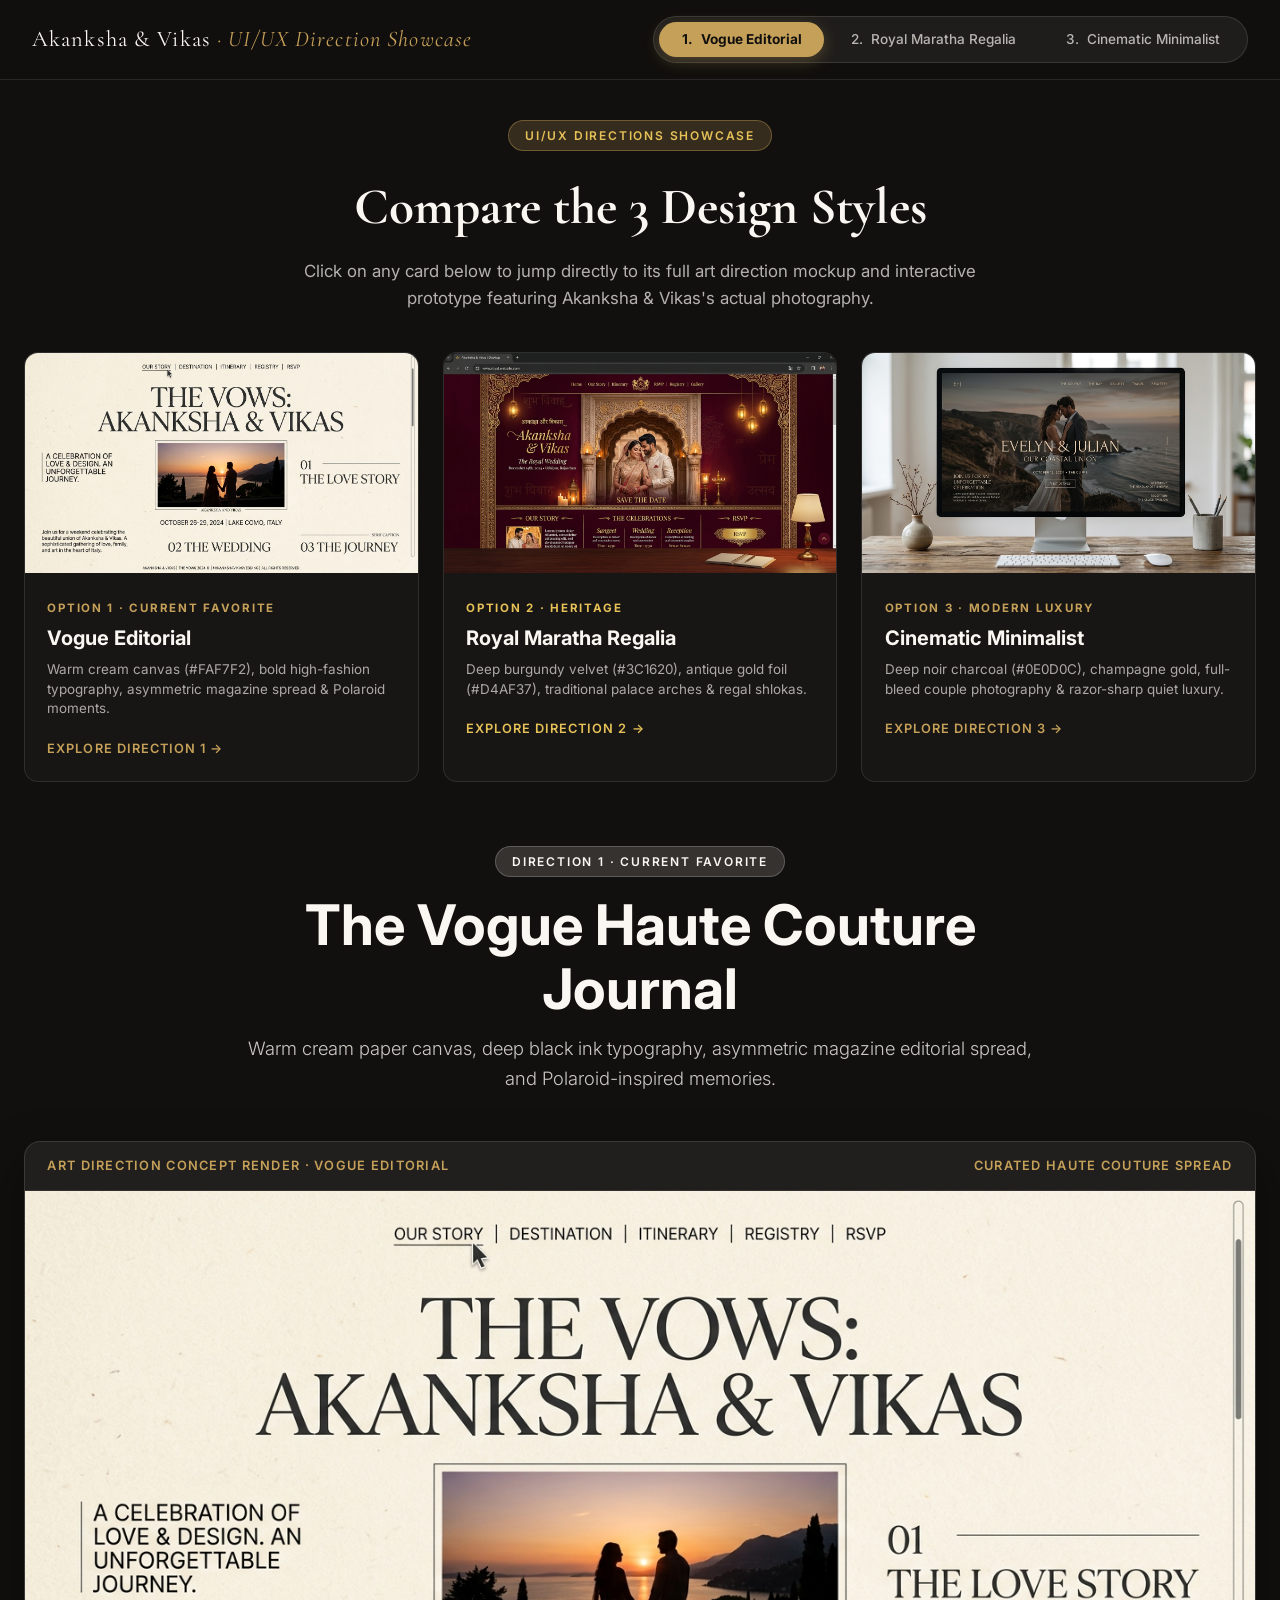
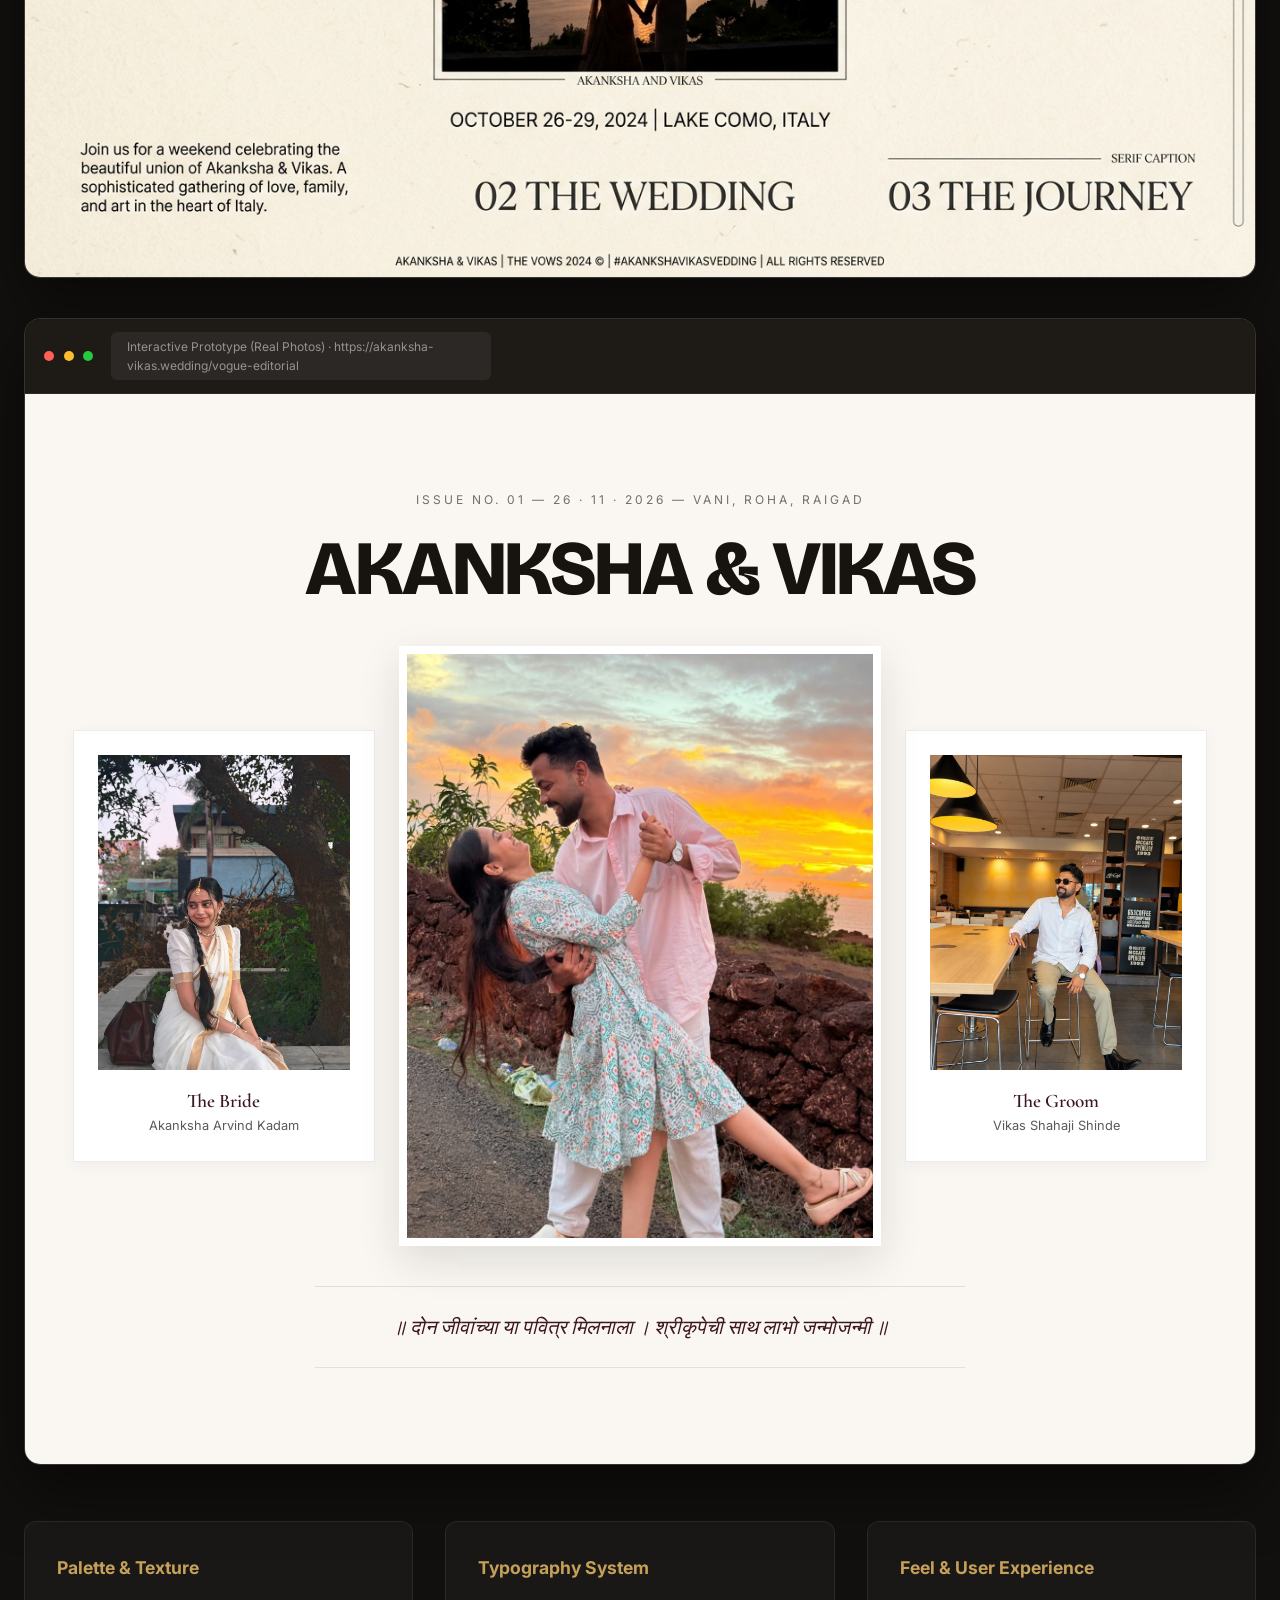
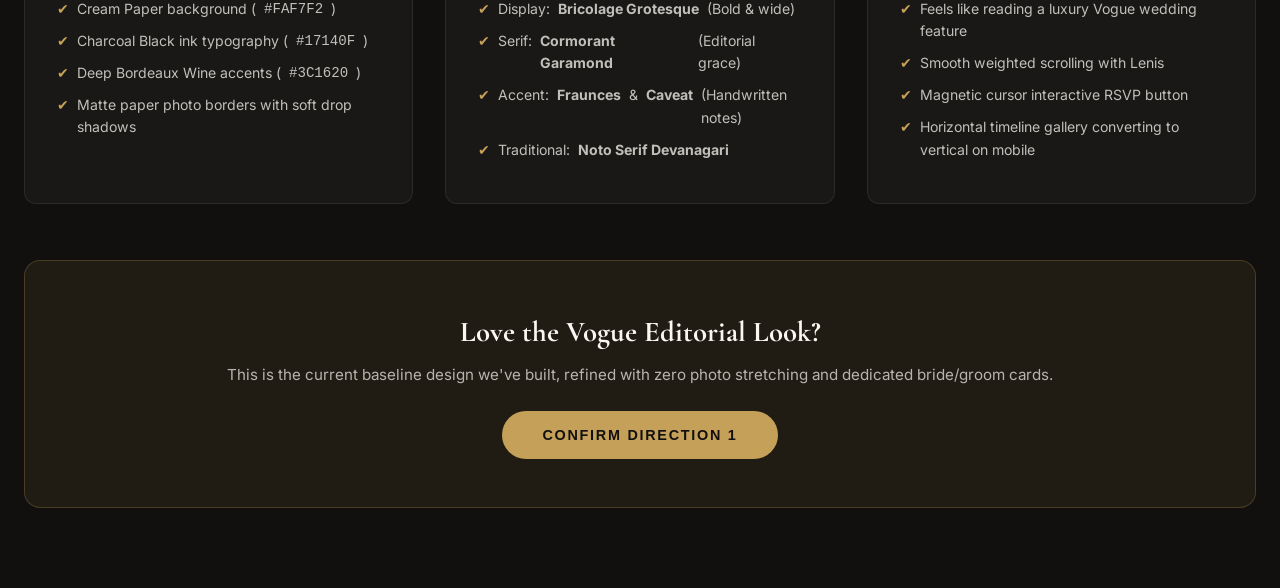
<file: design-options.html>
<!DOCTYPE html>
<html lang="en">
<head>
  <meta charset="UTF-8">
  <meta name="viewport" content="width=device-width, initial-scale=1.0">
  <title>Design Options Showcase — Akanksha &amp; Vikas</title>
  
  <!-- Google Fonts -->
  <link rel="preconnect" href="https://fonts.googleapis.com">
  <link rel="preconnect" href="https://fonts.gstatic.com" crossorigin>
  <link href="https://fonts.googleapis.com/css2?family=Bricolage+Grotesque:opsz,wght@12..96,400;12..96,700;12..96,800&family=Cinzel:wght@400;600;700;900&family=Cormorant+Garamond:ital,wght@0,300;0,400;0,600;0,700;1,400;1,600&family=Fraunces:ital,opsz,wght@0,9..144,300;0,9..144,600;1,9..144,300&family=Inter:wght@300;400;500;600;700&family=Noto+Serif+Devanagari:wght@400;600;700&family=Rozha+One&display=swap" rel="stylesheet">

  <style>
    *, *::before, *::after {
      box-sizing: border-box;
      margin: 0;
      padding: 0;
    }

    body {
      font-family: 'Inter', -apple-system, sans-serif;
      background-color: #12100E;
      color: #FAF7F2;
      line-height: 1.6;
      padding-bottom: 5rem;
    }

    /* Top Bar */
    .top-bar {
      position: sticky;
      top: 0;
      z-index: 100;
      background: rgba(18, 16, 14, 0.95);
      backdrop-filter: blur(12px);
      border-bottom: 1px solid rgba(255, 255, 255, 0.1);
      padding: 1rem 2rem;
      display: flex;
      flex-wrap: wrap;
      align-items: center;
      justify-content: space-between;
      gap: 1rem;
    }

    .brand-title {
      font-family: 'Cormorant Garamond', serif;
      font-size: 1.4rem;
      letter-spacing: 0.05em;
    }

    .brand-title span {
      color: #C5A059;
      font-style: italic;
    }

    /* Tab Controls */
    .tab-pills {
      display: flex;
      background: rgba(255, 255, 255, 0.06);
      padding: 0.3rem;
      border-radius: 999px;
      border: 1px solid rgba(255, 255, 255, 0.12);
      gap: 0.3rem;
    }

    .tab-btn {
      padding: 0.6rem 1.4rem;
      border-radius: 999px;
      border: none;
      background: transparent;
      color: rgba(250, 247, 242, 0.7);
      font-family: 'Inter', sans-serif;
      font-size: 0.85rem;
      font-weight: 500;
      cursor: pointer;
      transition: all 0.3s ease;
      display: flex;
      align-items: center;
      gap: 0.5rem;
    }

    .tab-btn:hover {
      color: #FFFFFF;
    }

    .tab-btn.active {
      background: #C5A059;
      color: #12100E;
      font-weight: 700;
      box-shadow: 0 4px 15px rgba(197, 160, 89, 0.3);
    }

    .main-container {
      max-width: 1280px;
      margin: 2.5rem auto 0;
      padding: 0 1.5rem;
    }

    /* Overview Quick Cards */
    .overview-hero {
      text-align: center;
      margin-bottom: 2.5rem;
    }
    .overview-hero h1 {
      font-family: 'Cormorant Garamond', serif;
      font-size: clamp(2.2rem, 4.5vw, 3.2rem);
      margin-bottom: 0.6rem;
      color: #FAF7F2;
    }
    .overview-hero p {
      color: rgba(250, 247, 242, 0.7);
      font-size: 1.05rem;
      max-width: 720px;
      margin: 0 auto;
      line-height: 1.6;
    }
    .overview-grid {
      display: grid;
      grid-template-columns: repeat(3, 1fr);
      gap: 1.5rem;
      margin-bottom: 4rem;
    }
    .overview-card {
      background: #181614;
      border: 1px solid rgba(255, 255, 255, 0.1);
      border-radius: 14px;
      overflow: hidden;
      cursor: pointer;
      transition: all 0.35s cubic-bezier(0.16, 1, 0.3, 1);
      text-align: left;
      position: relative;
    }
    .overview-card:hover {
      transform: translateY(-6px);
      border-color: #C5A059;
      box-shadow: 0 15px 35px rgba(197, 160, 89, 0.2);
    }
    .overview-thumb-wrap {
      width: 100%;
      height: 220px;
      overflow: hidden;
      background: #0E0D0C;
    }
    .overview-thumb {
      width: 100%;
      height: 100%;
      object-fit: cover;
      object-position: top center;
      transition: transform 0.5s ease;
    }
    .overview-card:hover .overview-thumb {
      transform: scale(1.05);
    }
    .overview-body {
      padding: 1.3rem 1.4rem;
    }
    .overview-num {
      display: inline-block;
      font-size: 0.72rem;
      text-transform: uppercase;
      letter-spacing: 0.15em;
      color: #C5A059;
      font-weight: 700;
      margin-bottom: 0.3rem;
    }
    .overview-title {
      font-size: 1.25rem;
      font-weight: 700;
      margin-bottom: 0.4rem;
      color: #FAF7F2;
    }
    .overview-desc {
      font-size: 0.84rem;
      color: rgba(250, 247, 242, 0.65);
      line-height: 1.45;
      margin-bottom: 1rem;
    }
    .overview-btn {
      font-size: 0.8rem;
      font-weight: 600;
      color: #C5A059;
      display: inline-flex;
      align-items: center;
      gap: 0.4rem;
      text-transform: uppercase;
      letter-spacing: 0.08em;
    }

    /* Full Visual Concept Mockup Showcase */
    .concept-visual-showcase {
      margin-bottom: 2.5rem;
      border-radius: 16px;
      overflow: hidden;
      border: 1px solid rgba(255, 255, 255, 0.15);
      background: #181614;
      box-shadow: 0 20px 50px rgba(0, 0, 0, 0.45);
    }
    .concept-visual-header {
      padding: 0.85rem 1.4rem;
      background: rgba(255, 255, 255, 0.04);
      display: flex;
      justify-content: space-between;
      align-items: center;
      border-bottom: 1px solid rgba(255, 255, 255, 0.08);
      font-size: 0.8rem;
      color: #C5A059;
      font-weight: 600;
      letter-spacing: 0.1em;
      text-transform: uppercase;
    }
    .concept-visual-img {
      width: 100%;
      max-height: 720px;
      object-fit: cover;
      object-position: top center;
      display: block;
    }

    .design-panel {
      display: none;
      animation: fadeIn 0.4s ease forwards;
    }

    .design-panel.active {
      display: block;
    }

    @keyframes fadeIn {
      from { opacity: 0; transform: translateY(10px); }
      to { opacity: 1; transform: translateY(0); }
    }

    /* Header Info */
    .design-intro {
      text-align: center;
      max-width: 800px;
      margin: 0 auto 3rem;
    }

    .design-badge {
      display: inline-block;
      padding: 0.3rem 1rem;
      border-radius: 999px;
      font-size: 0.75rem;
      letter-spacing: 0.15em;
      text-transform: uppercase;
      font-weight: 600;
      margin-bottom: 1rem;
    }

    .badge-vogue { background: rgba(250, 247, 242, 0.15); color: #FAF7F2; border: 1px solid rgba(255,255,255,0.2); }
    .badge-royal { background: rgba(184, 134, 11, 0.2); color: #E5C158; border: 1px solid rgba(229, 193, 88, 0.4); }
    .badge-minimal { background: rgba(255, 255, 255, 0.1); color: #E0E0E0; border: 1px solid rgba(255,255,255,0.15); }

    .design-name {
      font-size: clamp(2.2rem, 4.5vw, 3.5rem);
      font-weight: 700;
      line-height: 1.15;
      margin-bottom: 0.8rem;
    }

    .design-tagline {
      font-size: 1.15rem;
      opacity: 0.8;
      font-weight: 300;
    }

    /* Live Visual Simulation Frame */
    .mockup-frame {
      border-radius: 16px;
      overflow: hidden;
      border: 1px solid rgba(255, 255, 255, 0.15);
      box-shadow: 0 25px 60px rgba(0, 0, 0, 0.5);
      margin-bottom: 3.5rem;
      position: relative;
    }

    .mockup-browser-bar {
      background: #1E1B17;
      padding: 0.8rem 1.2rem;
      display: flex;
      align-items: center;
      gap: 0.6rem;
      border-bottom: 1px solid rgba(255, 255, 255, 0.08);
    }

    .browser-dot {
      width: 10px;
      height: 10px;
      border-radius: 50%;
    }
    .dot-red { background: #FF5F56; }
    .dot-yellow { background: #FFBD2E; }
    .dot-green { background: #27C93F; }

    .browser-url {
      background: rgba(255, 255, 255, 0.06);
      padding: 0.3rem 1rem;
      border-radius: 6px;
      font-size: 0.75rem;
      color: rgba(255, 255, 255, 0.5);
      margin-left: 0.5rem;
      flex-grow: 1;
      max-width: 380px;
    }

    /* ==========================================================================
       STYLE 1: VOGUE EDITORIAL
       ========================================================================== */
    .preview-vogue {
      background-color: #FAF7F2;
      color: #17140F;
      padding: 4rem 3rem;
    }

    .vogue-hero {
      text-align: center;
      padding: 2rem 0;
    }

    .vogue-meta-top {
      font-family: 'Inter', sans-serif;
      font-size: 0.75rem;
      text-transform: uppercase;
      letter-spacing: 0.25em;
      color: rgba(23, 20, 15, 0.6);
      margin-bottom: 1.5rem;
    }

    .vogue-title {
      font-family: 'Bricolage Grotesque', sans-serif;
      font-size: clamp(2.5rem, 6vw, 5.5rem);
      font-weight: 800;
      text-transform: uppercase;
      letter-spacing: -0.03em;
      line-height: 0.95;
      color: #17140F;
      margin-bottom: 2rem;
    }

    .vogue-photo-spread {
      display: grid;
      grid-template-columns: 1fr 1.6fr 1fr;
      gap: 1.5rem;
      align-items: center;
      margin: 2.5rem 0;
    }

    .vogue-side-card {
      background: #FFFFFF;
      padding: 1.5rem;
      border: 1px solid rgba(23, 20, 15, 0.08);
      box-shadow: 0 4px 15px rgba(23, 20, 15, 0.04);
      text-align: center;
    }

    .vogue-side-img {
      width: 100%;
      aspect-ratio: 4 / 5;
      object-fit: cover;
      display: block;
      margin-bottom: 1rem;
    }

    .vogue-side-caption {
      font-family: 'Cormorant Garamond', serif;
      font-size: 1.2rem;
      font-weight: 600;
      color: #3C1620;
    }

    .vogue-center-img-wrap {
      border: 8px solid #FFFFFF;
      box-shadow: 0 15px 40px rgba(23, 20, 15, 0.12);
      position: relative;
    }

    .vogue-center-img {
      width: 100%;
      aspect-ratio: 4 / 5;
      object-fit: cover;
      display: block;
    }

    .vogue-quote-bar {
      font-family: 'Fraunces', serif;
      font-style: italic;
      font-size: 1.25rem;
      color: #3C1620;
      text-align: center;
      margin: 2.5rem auto 0;
      max-width: 650px;
      line-height: 1.6;
      border-top: 1px solid rgba(23, 20, 15, 0.1);
      border-bottom: 1px solid rgba(23, 20, 15, 0.1);
      padding: 1.5rem 0;
    }

    /* ==========================================================================
       STYLE 2: ROYAL MARATHA REGALIA
       ========================================================================== */
    .preview-royal {
      background: radial-gradient(circle at center, #4A1624 0%, #2A0912 100%);
      color: #FAF7F2;
      padding: 4rem 3rem;
      position: relative;
    }

    .preview-royal::before {
      content: '';
      position: absolute;
      inset: 15px;
      border: 1px solid rgba(212, 175, 55, 0.35);
      pointer-events: none;
    }

    .royal-hero {
      text-align: center;
      position: relative;
      z-index: 2;
    }

    .royal-seal {
      font-family: 'Noto Serif Devanagari', serif;
      font-size: 1.3rem;
      color: #E5C158;
      letter-spacing: 0.15em;
      margin-bottom: 0.8rem;
      font-weight: 600;
    }

    .royal-title {
      font-family: 'Cinzel', serif;
      font-size: clamp(2.2rem, 5.5vw, 4.8rem);
      font-weight: 700;
      letter-spacing: 0.08em;
      color: #F8E7B4;
      text-shadow: 0 4px 20px rgba(0, 0, 0, 0.6);
      margin-bottom: 0.5rem;
    }

    .royal-sub {
      font-family: 'Noto Serif Devanagari', serif;
      font-size: 1.25rem;
      color: #D4AF37;
      margin-bottom: 2.5rem;
    }

    .royal-triplet {
      display: grid;
      grid-template-columns: 1fr 1.4fr 1fr;
      gap: 2rem;
      align-items: center;
      margin: 2rem 0;
    }

    .royal-arch-frame {
      border: 2px solid #D4AF37;
      border-radius: 120px 120px 8px 8px;
      overflow: hidden;
      padding: 6px;
      background: rgba(0, 0, 0, 0.3);
      box-shadow: 0 10px 30px rgba(0, 0, 0, 0.5);
    }

    .royal-arch-img {
      width: 100%;
      aspect-ratio: 4 / 5;
      object-fit: cover;
      border-radius: 114px 114px 4px 4px;
      display: block;
    }

    .royal-gold-box {
      background: rgba(30, 8, 14, 0.7);
      border: 1px solid #D4AF37;
      padding: 2rem 1.5rem;
      text-align: center;
      border-radius: 8px;
      box-shadow: 0 8px 25px rgba(0, 0, 0, 0.4);
    }

    .royal-box-label {
      font-family: 'Cinzel', serif;
      font-size: 0.75rem;
      color: #D4AF37;
      letter-spacing: 0.2em;
      text-transform: uppercase;
      margin-bottom: 0.4rem;
    }

    .royal-box-name {
      font-family: 'Cinzel', serif;
      font-size: 1.6rem;
      color: #FFFFFF;
      margin-bottom: 0.4rem;
    }

    .royal-box-marathi {
      font-family: 'Noto Serif Devanagari', serif;
      font-size: 0.95rem;
      color: #E5C158;
      margin-bottom: 1rem;
    }

    .royal-box-desc {
      font-size: 0.85rem;
      opacity: 0.85;
      line-height: 1.5;
    }

    /* ==========================================================================
       STYLE 3: MODERN CINEMATIC MINIMAL
       ========================================================================== */
    .preview-minimal {
      background-color: #0E0D0C;
      color: #FFFFFF;
      padding: 0;
      position: relative;
    }

    .minimal-hero {
      min-height: 520px;
      position: relative;
      display: flex;
      flex-direction: column;
      justify-content: flex-end;
      padding: 4rem;
      background: url('images/hero.jpg') center 20% / cover no-repeat;
    }

    .minimal-hero::before {
      content: '';
      position: absolute;
      inset: 0;
      background: linear-gradient(180deg, rgba(14, 13, 12, 0.3) 0%, rgba(14, 13, 12, 0.9) 100%);
    }

    .minimal-content {
      position: relative;
      z-index: 2;
      max-width: 800px;
    }

    .minimal-kicker {
      font-family: 'Inter', sans-serif;
      font-size: 0.75rem;
      text-transform: uppercase;
      letter-spacing: 0.3em;
      color: #C5A059;
      margin-bottom: 1rem;
    }

    .minimal-name {
      font-family: 'Cormorant Garamond', serif;
      font-size: clamp(2.5rem, 6vw, 5rem);
      font-weight: 300;
      letter-spacing: -0.01em;
      line-height: 1;
      margin-bottom: 1rem;
    }

    .minimal-meta {
      font-size: 0.85rem;
      letter-spacing: 0.2em;
      text-transform: uppercase;
      color: rgba(255, 255, 255, 0.6);
      margin-bottom: 2rem;
    }

    .minimal-split {
      display: grid;
      grid-template-columns: 1fr 1fr;
      gap: 2rem;
      padding: 3rem 4rem;
      background: #151413;
    }

    .minimal-card {
      display: flex;
      gap: 1.5rem;
      align-items: center;
      background: #1C1B19;
      padding: 1.5rem;
      border: 1px solid rgba(255, 255, 255, 0.08);
    }

    .minimal-card-img {
      width: 120px;
      height: 150px;
      object-fit: cover;
      flex-shrink: 0;
    }

    .minimal-card-info h4 {
      font-family: 'Cormorant Garamond', serif;
      font-size: 1.5rem;
      font-weight: 400;
      margin-bottom: 0.3rem;
    }

    .minimal-card-info p {
      font-size: 0.82rem;
      color: rgba(255, 255, 255, 0.6);
      line-height: 1.4;
    }

    /* Comparison Features Grid */
    .features-grid {
      display: grid;
      grid-template-columns: repeat(3, 1fr);
      gap: 2rem;
      margin-top: 3rem;
    }

    .feature-card {
      background: #1A1816;
      border: 1px solid rgba(255, 255, 255, 0.08);
      padding: 2rem;
      border-radius: 12px;
    }

    .feature-card h3 {
      font-size: 1.1rem;
      margin-bottom: 1rem;
      color: #C5A059;
      display: flex;
      align-items: center;
      gap: 0.5rem;
    }

    .feature-card ul {
      list-style: none;
      font-size: 0.88rem;
      color: rgba(250, 247, 242, 0.75);
    }

    .feature-card li {
      margin-bottom: 0.6rem;
      display: flex;
      align-items: flex-start;
      gap: 0.5rem;
    }

    .feature-card li::before {
      content: '✔';
      color: #C5A059;
    }

    .action-cta {
      text-align: center;
      margin-top: 3.5rem;
      padding: 3rem 2rem;
      background: rgba(197, 160, 89, 0.08);
      border: 1px solid rgba(197, 160, 89, 0.25);
      border-radius: 16px;
    }

    .action-cta h3 {
      font-size: 1.8rem;
      font-family: 'Cormorant Garamond', serif;
      margin-bottom: 0.5rem;
      color: #FAF7F2;
    }

    .action-cta p {
      font-size: 0.95rem;
      color: rgba(250, 247, 242, 0.7);
      margin-bottom: 1.5rem;
    }

    .select-btn {
      display: inline-block;
      background: #C5A059;
      color: #12100E;
      font-weight: 700;
      padding: 1rem 2.5rem;
      border-radius: 999px;
      text-decoration: none;
      font-size: 0.9rem;
      text-transform: uppercase;
      letter-spacing: 0.12em;
      transition: all 0.3s ease;
      cursor: pointer;
      border: none;
    }

    .select-btn:hover {
      background: #E5C158;
      transform: translateY(-2px);
      box-shadow: 0 10px 25px rgba(197, 160, 89, 0.35);
    }

    @media (max-width: 900px) {
      .vogue-photo-spread,
      .royal-triplet,
      .minimal-split,
      .features-grid {
        grid-template-columns: 1fr;
      }
      .top-bar {
        flex-direction: column;
        align-items: stretch;
      }
      .tab-pills {
        justify-content: center;
      }
      .preview-vogue, .preview-royal {
        padding: 2.5rem 1.5rem;
      }
      .minimal-hero, .minimal-split {
        padding: 2rem 1.5rem;
      }
    }
  </style>
</head>
<body>

  <!-- Sticky Switcher Bar -->
  <header class="top-bar">
    <div class="brand-title">
      Akanksha &amp; Vikas <span>· UI/UX Direction Showcase</span>
    </div>

    <nav class="tab-pills" role="tablist" aria-label="Design Directions">
      <button class="tab-btn active" data-style="vogue" onclick="switchDesign('vogue')">
        <span>1.</span> Vogue Editorial
      </button>
      <button class="tab-btn" data-style="royal" onclick="switchDesign('royal')">
        <span>2.</span> Royal Maratha Regalia
      </button>
      <button class="tab-btn" data-style="minimal" onclick="switchDesign('minimal')">
        <span>3.</span> Cinematic Minimalist
      </button>
    </nav>
  </header>

  <main class="main-container">

    <!-- Quick Comparison Header -->
    <div class="overview-hero">
      <span class="design-badge" style="background: rgba(197, 160, 89, 0.2); color: #E5C158; border: 1px solid rgba(197, 160, 89, 0.4);">UI/UX Directions Showcase</span>
      <h1>Compare the 3 Design Styles</h1>
      <p>Click on any card below to jump directly to its full art direction mockup and interactive prototype featuring Akanksha &amp; Vikas's actual photography.</p>
    </div>

    <!-- 3 Quick Comparison Cards -->
    <div class="overview-grid">
      <div class="overview-card" onclick="switchDesign('vogue')">
        <div class="overview-thumb-wrap">
          <img src="images/vogue_editorial_ui_1792229437995.jpg" alt="Vogue Haute Couture" class="overview-thumb">
        </div>
        <div class="overview-body">
          <span class="overview-num">Option 1 · Current Favorite</span>
          <h3 class="overview-title">Vogue Editorial</h3>
          <p class="overview-desc">Warm cream canvas (#FAF7F2), bold high-fashion typography, asymmetric magazine spread &amp; Polaroid moments.</p>
          <span class="overview-btn">Explore Direction 1 &rarr;</span>
        </div>
      </div>

      <div class="overview-card" onclick="switchDesign('royal')">
        <div class="overview-thumb-wrap">
          <img src="images/royal_heritage_ui_1792229462368.jpg" alt="Royal Maratha Regalia" class="overview-thumb">
        </div>
        <div class="overview-body">
          <span class="overview-num" style="color: #E5C158;">Option 2 · Heritage</span>
          <h3 class="overview-title">Royal Maratha Regalia</h3>
          <p class="overview-desc">Deep burgundy velvet (#3C1620), antique gold foil (#D4AF37), traditional palace arches &amp; regal shlokas.</p>
          <span class="overview-btn" style="color: #E5C158;">Explore Direction 2 &rarr;</span>
        </div>
      </div>

      <div class="overview-card" onclick="switchDesign('minimal')">
        <div class="overview-thumb-wrap">
          <img src="images/cinematic_minimal_ui_1792229483791.jpg" alt="Cinematic Minimalist" class="overview-thumb">
        </div>
        <div class="overview-body">
          <span class="overview-num">Option 3 · Modern Luxury</span>
          <h3 class="overview-title">Cinematic Minimalist</h3>
          <p class="overview-desc">Deep noir charcoal (#0E0D0C), champagne gold, full-bleed couple photography &amp; razor-sharp quiet luxury.</p>
          <span class="overview-btn">Explore Direction 3 &rarr;</span>
        </div>
      </div>
    </div>

    <!-- ====================================================================
         PANEL 1: VOGUE EDITORIAL
         ==================================================================== -->
    <section id="panel-vogue" class="design-panel active" aria-label="Option 1: Vogue Editorial">
      <div class="design-intro">
        <span class="design-badge badge-vogue">Direction 1 · Current Favorite</span>
        <h2 class="design-name">The Vogue Haute Couture Journal</h2>
        <p class="design-tagline">
          Warm cream paper canvas, deep black ink typography, asymmetric magazine editorial spread, and Polaroid-inspired memories.
        </p>
      </div>

      <!-- Visual Concept Mockup Render -->
      <div class="concept-visual-showcase">
        <div class="concept-visual-header">
          <span>Art Direction Concept Render · Vogue Editorial</span>
          <span>Curated Haute Couture Spread</span>
        </div>
        <img src="images/vogue_editorial_ui_1792229437995.jpg" alt="Vogue Editorial Visual Mockup" class="concept-visual-img">
      </div>

      <!-- Live Interactive Prototype with Real Photos -->
      <div class="mockup-frame">
        <div class="mockup-browser-bar">
          <span class="browser-dot dot-red"></span>
          <span class="browser-dot dot-yellow"></span>
          <span class="browser-dot dot-green"></span>
          <span class="browser-url">Interactive Prototype (Real Photos) · https://akanksha-vikas.wedding/vogue-editorial</span>
        </div>

        <div class="preview-vogue">
          <div class="vogue-hero">
            <p class="vogue-meta-top">Issue No. 01 — 26 · 11 · 2026 — Vani, Roha, Raigad</p>
            <h1 class="vogue-title">Akanksha &amp; Vikas</h1>

            <div class="vogue-photo-spread">
              <!-- Bride Side -->
              <div class="vogue-side-card">
                <img src="images/bride.jpg" alt="Akanksha" class="vogue-side-img">
                <h4 class="vogue-side-caption">The Bride</h4>
                <p style="font-size: 0.8rem; opacity: 0.7;">Akanksha Arvind Kadam</p>
              </div>

              <!-- Center Main Couple Photo -->
              <div class="vogue-center-img-wrap">
                <img src="images/hero.jpg" alt="Akanksha &amp; Vikas Sunset" class="vogue-center-img">
              </div>

              <!-- Groom Side -->
              <div class="vogue-side-card">
                <img src="images/groom.jpg" alt="Vikas" class="vogue-side-img">
                <h4 class="vogue-side-caption">The Groom</h4>
                <p style="font-size: 0.8rem; opacity: 0.7;">Vikas Shahaji Shinde</p>
              </div>
            </div>

            <blockquote class="vogue-quote-bar font-devanagari">
              ॥ दोन जीवांच्या या पवित्र मिलनाला । श्रीकृपेची साथ लाभो जन्मोजन्मी ॥
            </blockquote>
          </div>
        </div>
      </div>

      <!-- Details & Characteristics -->
      <div class="features-grid">
        <div class="feature-card">
          <h3>Palette &amp; Texture</h3>
          <ul>
            <li>Cream Paper background (<code>#FAF7F2</code>)</li>
            <li>Charcoal Black ink typography (<code>#17140F</code>)</li>
            <li>Deep Bordeaux Wine accents (<code>#3C1620</code>)</li>
            <li>Matte paper photo borders with soft drop shadows</li>
          </ul>
        </div>
        <div class="feature-card">
          <h3>Typography System</h3>
          <ul>
            <li>Display: <strong>Bricolage Grotesque</strong> (Bold &amp; wide)</li>
            <li>Serif: <strong>Cormorant Garamond</strong> (Editorial grace)</li>
            <li>Accent: <strong>Fraunces</strong> &amp; <strong>Caveat</strong> (Handwritten notes)</li>
            <li>Traditional: <strong>Noto Serif Devanagari</strong></li>
          </ul>
        </div>
        <div class="feature-card">
          <h3>Feel &amp; User Experience</h3>
          <ul>
            <li>Feels like reading a luxury Vogue wedding feature</li>
            <li>Smooth weighted scrolling with Lenis</li>
            <li>Magnetic cursor interactive RSVP button</li>
            <li>Horizontal timeline gallery converting to vertical on mobile</li>
          </ul>
        </div>
      </div>

      <div class="action-cta">
        <h3>Love the Vogue Editorial Look?</h3>
        <p>This is the current baseline design we've built, refined with zero photo stretching and dedicated bride/groom cards.</p>
        <button class="select-btn" onclick="alert('You selected Vogue Editorial! Tell the assistant in chat to finalize this style.')">Confirm Direction 1</button>
      </div>
    </section>

    <!-- ====================================================================
         PANEL 2: ROYAL MARATHA REGALIA
         ==================================================================== -->
    <section id="panel-royal" class="design-panel" aria-label="Option 2: Royal Maratha Regalia">
      <div class="design-intro">
        <span class="design-badge badge-royal">Direction 2 · Royal Heritage</span>
        <h2 class="design-name" style="color: #F8E7B4;">Royal Maratha Regalia</h2>
        <p class="design-tagline" style="color: #D4AF37;">
          Opulent deep burgundy velvet, antique gold foil filigree, regal palace arches, and traditional Devanagari calligraphy.
        </p>
      </div>

      <!-- Visual Concept Mockup Render -->
      <div class="concept-visual-showcase" style="border-color: rgba(212, 175, 55, 0.35);">
        <div class="concept-visual-header" style="color: #E5C158;">
          <span>Art Direction Concept Render · Royal Maratha Regalia</span>
          <span>Palace Velvet &amp; Gold Foil Regalia</span>
        </div>
        <img src="images/royal_heritage_ui_1792229462368.jpg" alt="Royal Maratha Regalia Visual Mockup" class="concept-visual-img">
      </div>

      <!-- Live Interactive Prototype with Real Photos -->
      <div class="mockup-frame">
        <div class="mockup-browser-bar">
          <span class="browser-dot dot-red"></span>
          <span class="browser-dot dot-yellow"></span>
          <span class="browser-dot dot-green"></span>
          <span class="browser-url">Interactive Prototype (Real Photos) · https://akanksha-vikas.wedding/royal-maratha</span>
        </div>

        <div class="preview-royal">
          <div class="royal-hero">
            <p class="royal-seal">॥ श्री कुलदैवत प्रसन्न · कदम 卐 शिंदे ॥</p>
            <h1 class="royal-title">Akanksha &amp; Vikas</h1>
            <p class="royal-sub">शुभविवाह सोहळा — २६ नोव्हेंबर २०२६ · रोहा, रायगड</p>

            <div class="royal-triplet">
              <!-- Bride Arch Card -->
              <div class="royal-gold-box">
                <div class="royal-arch-frame" style="margin-bottom: 1rem;">
                  <img src="images/bride.jpg" alt="Akanksha" class="royal-arch-img">
                </div>
                <p class="royal-box-label">वधू</p>
                <h4 class="royal-box-name">Akanksha</h4>
                <p class="royal-box-marathi">चि.सौ.कां. आकांक्षा अरविंद कदम</p>
                <p class="royal-box-desc">मु. वाणी, पो. पिंगोडे, ता. रोहा, जि. रायगड</p>
              </div>

              <!-- Main Center Arch (Couple) -->
              <div class="royal-arch-frame" style="border-width: 3px; box-shadow: 0 15px 45px rgba(212,175,55,0.25);">
                <img src="images/hero.jpg" alt="Akanksha &amp; Vikas" class="royal-arch-img" style="aspect-ratio: 3 / 4;">
              </div>

              <!-- Groom Arch Card -->
              <div class="royal-gold-box">
                <div class="royal-arch-frame" style="margin-bottom: 1rem;">
                  <img src="images/groom.jpg" alt="Vikas" class="royal-arch-img">
                </div>
                <p class="royal-box-label">वर</p>
                <h4 class="royal-box-name">Vikas</h4>
                <p class="royal-box-marathi">चि. विकास शहाजी शिंदे</p>
                <p class="royal-box-desc">मु. मणकर्णवाडी, पो. पिंपरी, ता. माण, जि. सातारा</p>
              </div>
            </div>

            <p style="color: #F8E7B4; font-family: 'Cinzel', serif; letter-spacing: 0.15em; font-size: 0.95rem; margin-top: 2rem;">
              THURSDAY, 26TH NOVEMBER 2026 · SHUBH MUHURAT AT 1:05 PM
            </p>
          </div>
        </div>
      </div>

      <!-- Details & Characteristics -->
      <div class="features-grid">
        <div class="feature-card">
          <h3>Palette &amp; Texture</h3>
          <ul>
            <li>Deep Royal Burgundy Velvet (<code>#3C1620</code> / <code>#2A0912</code>)</li>
            <li>Warm Antique Gold Foil (<code>#D4AF37</code> / <code>#E5C158</code>)</li>
            <li>Ivory Raw Silk highlights (<code>#FAF7F2</code>)</li>
            <li>Gold filigree border motifs &amp; palace arch frames</li>
          </ul>
        </div>
        <div class="feature-card">
          <h3>Typography System</h3>
          <ul>
            <li>Display: <strong>Cinzel</strong> (Imperial classical roman)</li>
            <li>Serif: <strong>Rozha One</strong> &amp; <strong>Cormorant</strong></li>
            <li>Devanagari: <strong>Noto Serif Devanagari</strong></li>
            <li>Gold embossed text shadows</li>
          </ul>
        </div>
        <div class="feature-card">
          <h3>Feel &amp; User Experience</h3>
          <ul>
            <li>Feels like an official royal palace wedding invitation</li>
            <li>Rich ceremonial grandeur celebrating Kadam &amp; Shinde roots</li>
            <li>Traditional Mangalacharan shlokas prominently honored</li>
            <li>Warm ambient candlelit visual warmth</li>
          </ul>
        </div>
      </div>

      <div class="action-cta" style="background: rgba(212, 175, 55, 0.1); border-color: rgba(212, 175, 55, 0.4);">
        <h3 style="color: #F8E7B4;">Love the Royal Maratha Heritage Look?</h3>
        <p>We can transform the site into an opulent royal palace aesthetic with gold foil arches, rich burgundy velvet, and traditional regal borders.</p>
        <button class="select-btn" onclick="alert('You selected Royal Maratha Regalia! Tell the assistant in chat to apply this style.')">Confirm Direction 2</button>
      </div>
    </section>

    <!-- ====================================================================
         PANEL 3: CINEMATIC MINIMALIST
         ==================================================================== -->
    <section id="panel-minimal" class="design-panel" aria-label="Option 3: Cinematic Minimalist">
      <div class="design-intro">
        <span class="design-badge badge-minimal">Direction 3 · Modern Luxury</span>
        <h2 class="design-name">Modern Cinematic Minimalist</h2>
        <p class="design-tagline">
          Full-bleed atmospheric photography, dark charcoal &amp; sand palette, razor-thin borders, and Celine / Bottega Veneta quiet luxury.
        </p>
      </div>

      <!-- Visual Concept Mockup Render -->
      <div class="concept-visual-showcase">
        <div class="concept-visual-header">
          <span>Art Direction Concept Render · Modern Cinematic Minimalist</span>
          <span>Quiet Luxury &amp; Full-Bleed Film Aesthetic</span>
        </div>
        <img src="images/cinematic_minimal_ui_1792229483791.jpg" alt="Cinematic Minimalist Visual Mockup" class="concept-visual-img">
      </div>

      <!-- Live Interactive Prototype with Real Photos -->
      <div class="mockup-frame">
        <div class="mockup-browser-bar">
          <span class="browser-dot dot-red"></span>
          <span class="browser-dot dot-yellow"></span>
          <span class="browser-dot dot-green"></span>
          <span class="browser-url">Interactive Prototype (Real Photos) · https://akanksha-vikas.wedding/cinematic-minimal</span>
        </div>

        <div class="preview-minimal">
          <div class="minimal-hero">
            <div class="minimal-content">
              <p class="minimal-kicker">A Bespoke Celebration · 26.11.2026</p>
              <h1 class="minimal-name">Akanksha &amp; Vikas</h1>
              <p class="minimal-meta">Vani, Roha, Raigad — Maharashtra</p>
            </div>
          </div>

          <!-- Split Profiles -->
          <div class="minimal-split">
            <div class="minimal-card">
              <img src="images/bride.jpg" alt="Akanksha" class="minimal-card-img">
              <div class="minimal-card-info">
                <h4>Akanksha Kadam</h4>
                <p>The Bride · Elder Daughter of Kadam Family</p>
                <p style="margin-top: 0.5rem; font-size: 0.75rem; color: #C5A059;">Vani, Roha (Raigad)</p>
              </div>
            </div>

            <div class="minimal-card">
              <img src="images/groom.jpg" alt="Vikas" class="minimal-card-img">
              <div class="minimal-card-info">
                <h4>Vikas Shinde</h4>
                <p>The Groom · Son of Shinde Family</p>
                <p style="margin-top: 0.5rem; font-size: 0.75rem; color: #C5A059;">Mankarwadi, Man (Satara)</p>
              </div>
            </div>
          </div>
        </div>
      </div>

      <!-- Details & Characteristics -->
      <div class="features-grid">
        <div class="feature-card">
          <h3>Palette &amp; Texture</h3>
          <ul>
            <li>Deep Noir Charcoal (<code>#0E0D0C</code>)</li>
            <li>Warm Sand Gray (<code>#1C1B19</code>)</li>
            <li>Brushed Champagne Gold (<code>#C5A059</code>)</li>
            <li>Full-bleed photography with subtle cinematic vignette</li>
          </ul>
        </div>
        <div class="feature-card">
          <h3>Typography System</h3>
          <ul>
            <li>Headlines: Ultra-light <strong>Cormorant Garamond</strong></li>
            <li>Subtext: Wide-spaced <strong>Inter</strong> uppercase (300 weight)</li>
            <li>Accents: Refined hairline rules and modern numerics</li>
            <li>Focus purely on the photographic emotion</li>
          </ul>
        </div>
        <div class="feature-card">
          <h3>Feel &amp; User Experience</h3>
          <ul>
            <li>Feels like a luxury film trailer / fashion lookbook</li>
            <li>Maximum photographic focus with zero visual clutter</li>
            <li>Smooth Ken Burns panning animations on hero photo</li>
            <li>High-end contemporary gallery and modern typography</li>
          </ul>
        </div>
      </div>

      <div class="action-cta">
        <h3>Love the Cinematic Minimalist Look?</h3>
        <p>We can style the entire website with deep moody charcoal, full-bleed couple photography, and ultra-sleek high-fashion typography.</p>
        <button class="select-btn" onclick="alert('You selected Cinematic Minimalist! Tell the assistant in chat to apply this style.')">Confirm Direction 3</button>
      </div>
    </section>

  </main>

  <script>
    function switchDesign(style) {
      document.querySelectorAll('.tab-btn').forEach(btn => {
        btn.classList.remove('active');
        if (btn.getAttribute('data-style') === style) {
          btn.classList.add('active');
        }
      });

      document.querySelectorAll('.design-panel').forEach(panel => {
        panel.classList.remove('active');
      });

      const target = document.getElementById('panel-' + style);
      if (target) {
        target.classList.add('active');
        // Smooth scroll to target with offset for sticky header
        const headerOffset = 90;
        const elementPosition = target.getBoundingClientRect().top;
        const offsetPosition = elementPosition + window.pageYOffset - headerOffset;
        window.scrollTo({
          top: offsetPosition,
          behavior: 'smooth'
        });
      }
    }
  </script>
</body>
</html>
</file>
